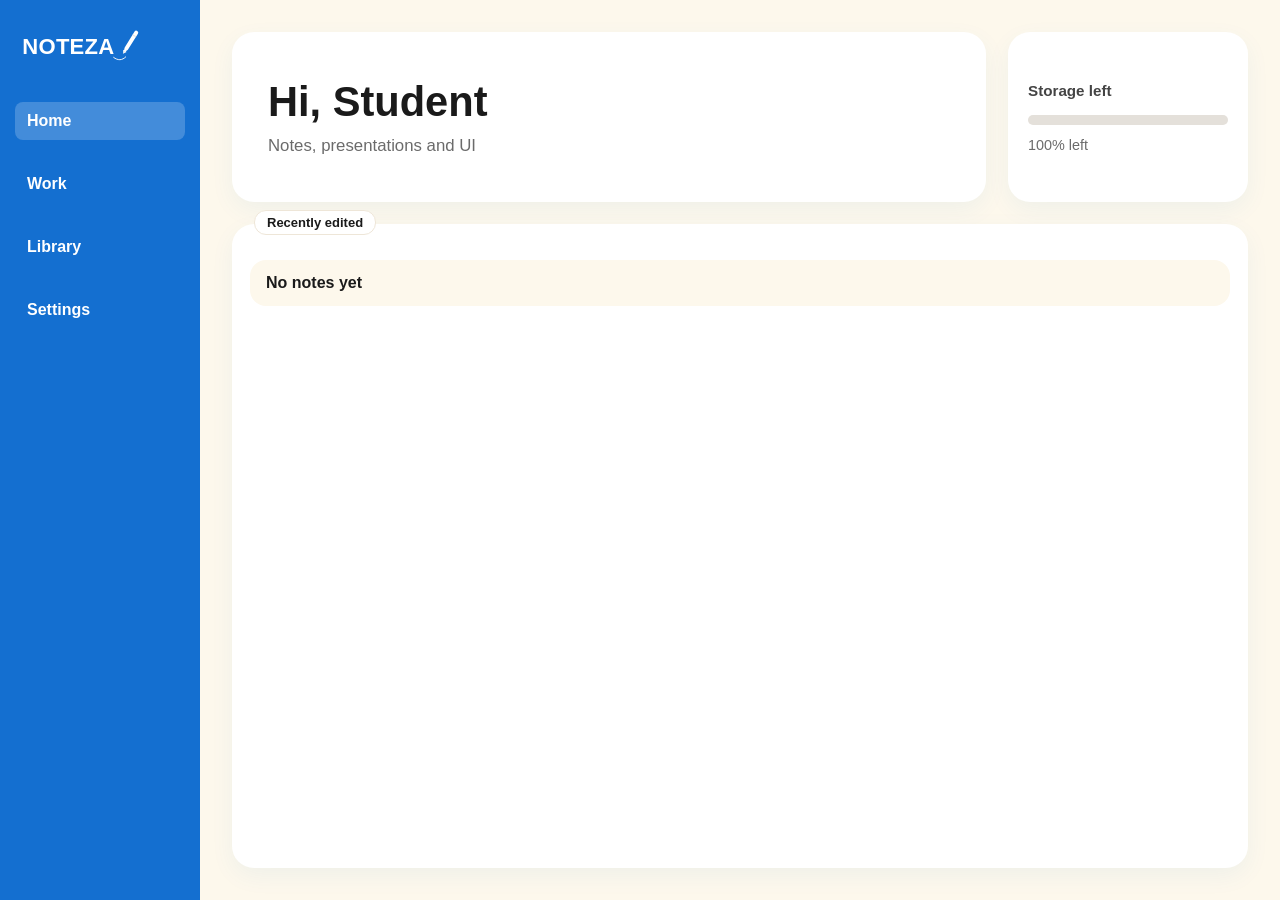
<file: index.html>
<!DOCTYPE html>
<html lang="en">

<head>
    <!-- How the page is read on phones and in the tab -->
    <meta charset="UTF-8">
    <meta name="viewport" content="width=device-width, initial-scale=1.0">
    <meta name="description" content="NOTEZA Studio is a student workspace for notes, presentations and UI practice.">
    <title>NOTEZA Studio — notes, presentations and UI</title>
    <link rel="icon" href="./images/favicon.png">
    <!-- Google Seo by meta support -->
    <meta name="google-site-verification" content="85OHfIqyx2X6guSTtSIn383ta-MYqoa6ZCYRQ4DA_4k" />

    <!-- Order matters: variables first, then sidebar, then Home age layout -->
    <link id="theme" rel="stylesheet" href="./css/cssVariables.css">
    <link rel="stylesheet" href="./css/nav.css">
    <link rel="stylesheet" href="./css/home.css">
</head>

<body>
    <aside id="notePanel" class="notePanel">
        <header class="notePanelTop">
            <a class="back" href="index.html"><button type="button" id="back">← Back</button></a>
            <h1 id="heading"></h1>
        </header>
        <div id="noteOutput" class="noteOutput"></div>
    </aside>

    <!-- Fixed blue bar on the left -->
    <div class="navContainer">

        <nav>
            <div class="logoContainer">
                <img class="logo" src="./images/logo.svg" alt="NOTEZA">
            </div>

            <!-- JS adds class="active" on Home -->
            <div class="linkContainer">
                <a id="homeLink" href="./index.html">Home</a>
                <a id="workLink" href="./work.html">Work</a>
                <a id="libraryLink" href="./library.html">Library</a>
                <a id="settingLink" href="./setting.html">Settings</a>
            </div>
        </nav>

    </div>


    <!--
        3 grid cells:
        helloCard | storageCard
        recentCard (full width)
    -->
    <main>
        <section class="helloCard">
            <!-- home.js writes: Hi, Name -->
            <h1 id="usernameOutput"></h1>
            <p class="helloSub">Notes, presentations and UI</p>
        </section>

        <aside class="storageCard">
            <p class="storageTitle">Storage left</p>
            <!-- Inner span width = how full the bar looks (now 88%) -->
            <div class="storageBar">
                <span class="storageFill"></span>
            </div>
            <p class="storageText">100% left</p>
        </aside>

        <section class="recentCard">
            <p class="recentLabel">Recently edited</p>
            <!-- Later JS will replace this li with real notes -->
            <div id="recentList"></div>
        </section>
    </main>

    <script src="./js/home.js"></script>
</body>

</html>
</file>
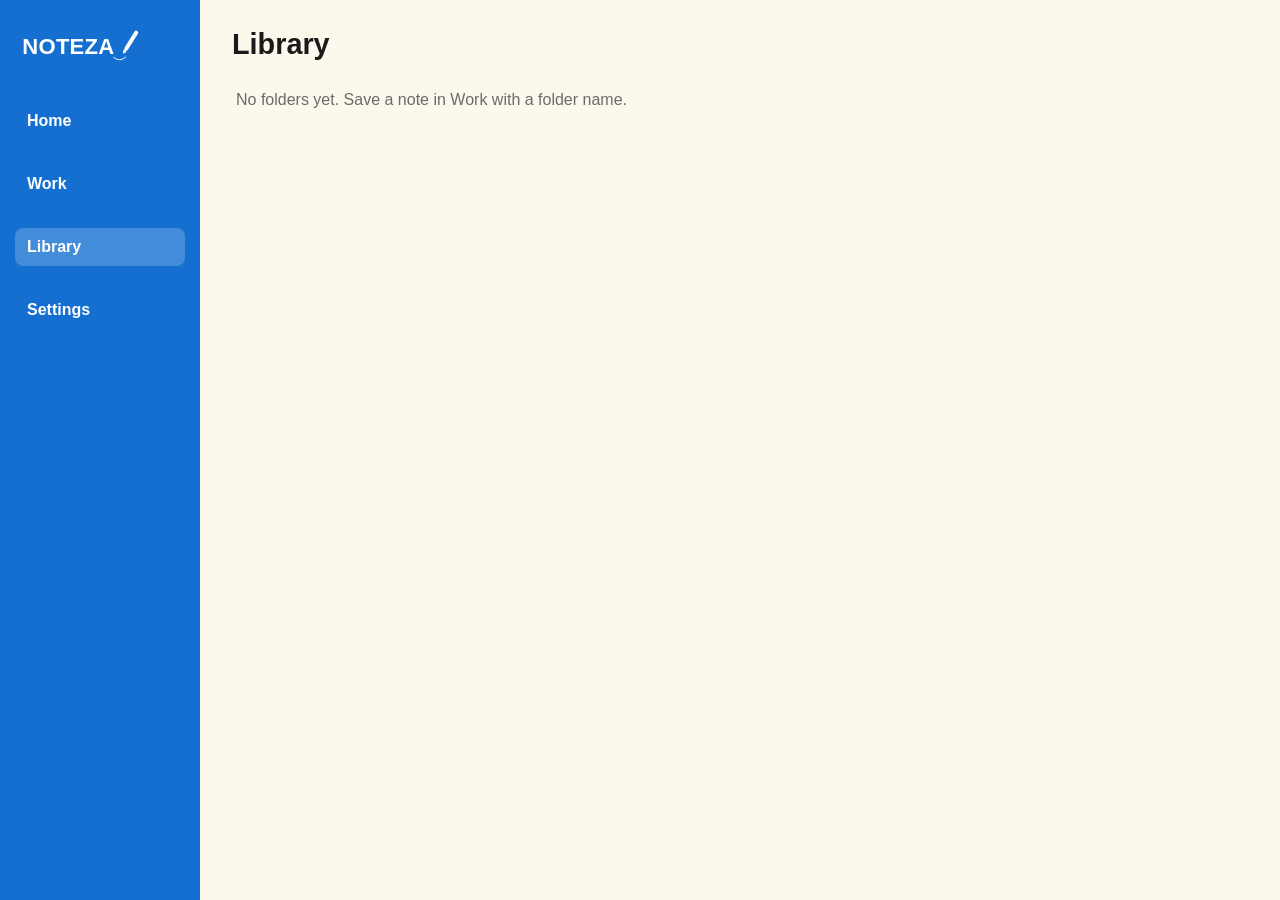
<file: library.html>
<!DOCTYPE html>
<html lang="en">

<head>
    <meta charset="UTF-8">
    <meta name="viewport" content="width=device-width, initial-scale=1.0">
    <meta name="description" content="NOTEZA Studio library — folders and notes">
    <title>NOTEZA Studio | Library</title>
    <link rel="icon" href="./images/favicon.png">
    <link id="theme" rel="stylesheet" href="./css/cssVariables.css">
    <link rel="stylesheet" href="./css/nav.css">
    <link rel="stylesheet" href="./css/library.css">
</head>

<body>
    <div class="navContainer">
        <nav>
            <div class="logoContainer">
                <img class="logo" src="./images/logo.svg" alt="NOTEZA">
            </div>
            <div class="linkContainer">
                <a id="homeLink" href="./index.html">Home</a>
                <a id="workLink" href="./work.html">Work</a>
                <a id="libraryLink" href="./library.html">Library</a>
                <a id="settingLink" href="./setting.html">Settings</a>
            </div>
        </nav>
    </div>

    <div class="libraryPage">
        <header class="libraryHead">
            <h1>Library</h1>
        </header>
        <main id="folderContainer"></main>
    </div>

    <aside id="notePanel" class="notePanel">
        <header class="notePanelTop">
            <button type="button" id="closeNote">← Back</button>
            <h1 id="heading"></h1>
        </header>
        <div id="noteOutput" class="noteOutput"></div>
    </aside>

    <script src="./js/library.js"></script>
</body>

</html>
</file>
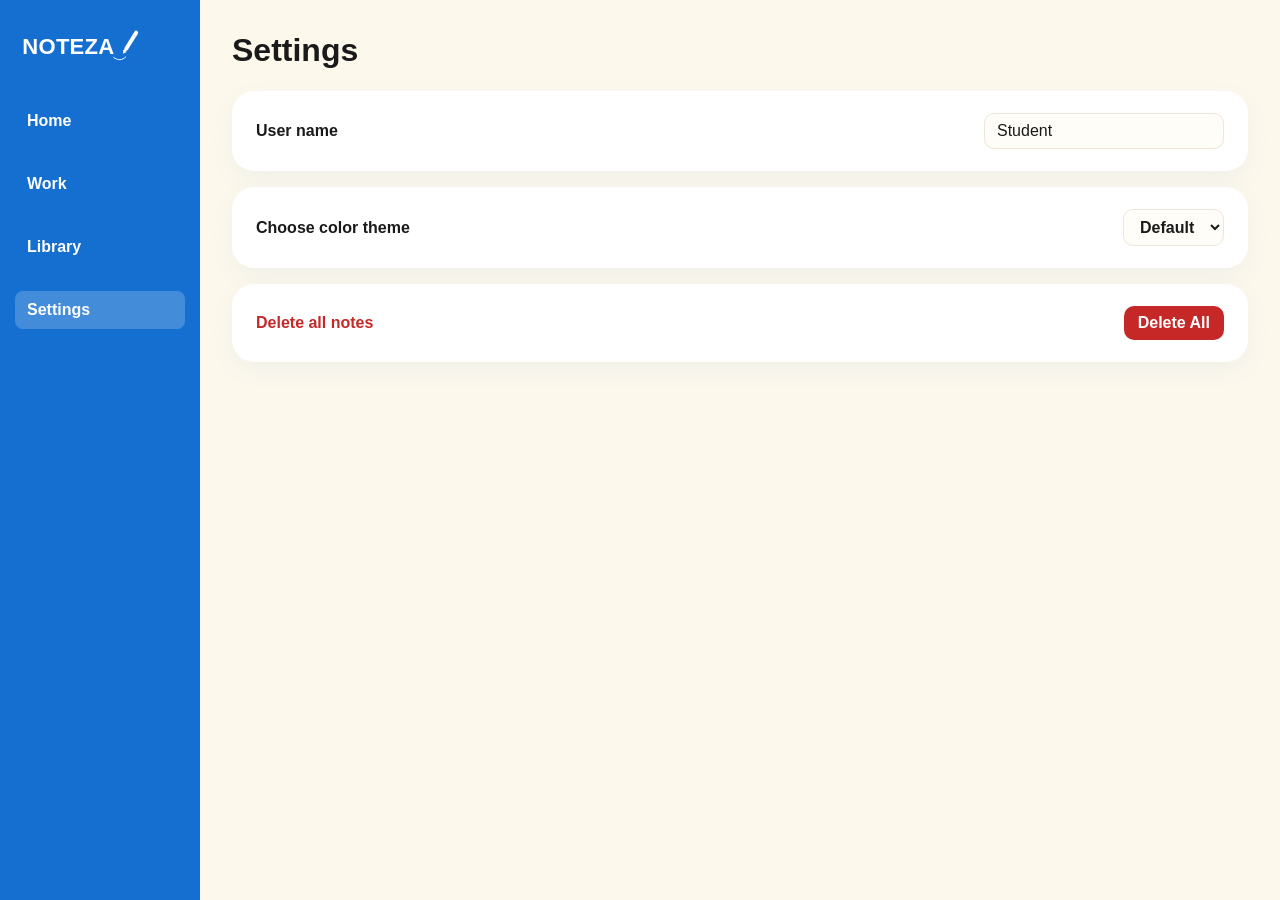
<file: setting.html>
<!DOCTYPE html>
<html lang="en">

<head>
    <meta charset="UTF-8">
    <meta name="viewport" content="width=device-width, initial-scale=1.0">
    <title>NOTEZA | Settings</title>
    <link rel="icon" href="./images/favicon.png">

    <!-- Colors. JS will change this css variables manually -->
    <link id="theme" rel="stylesheet" href="./css/cssVariables.css">
    <link rel="stylesheet" href="./css/nav.css">
    <link rel="stylesheet" href="./css/setting.css">

</head>

<body>
    <main>
        <nav class="navContainer">
            <nav>
                <div class="logoContainer">
                    <img class="logo" src="./images/logo.svg" alt="NOTEZA">
                </div>
                <div class="linkContainer">
                    <a id="homeLink" href="./index.html">Home</a>
                    <a id="workLink" href="./work.html">Work</a>
                    <a id="libraryLink" href="./library.html">Library</a>
                    <a id="settingLink" href="./setting.html">Settings</a>
                </div>
            </nav>
        </nav>

        <article class="page">
            <h1>Settings</h1>

            <div class="box">
                <span class="label">User name</span>
                <input id="userName" type="text" value="Student">
            </div>

            <div class="box">
                <span class="label">Choose color theme</span>
                <select class="colors" id="themeSelector">
                    <option value="./css/cssVariables.css">Default</option>
                    <option value="./css/darkTheme.css">Dark</option>
                </select>
            </div>

            <div class="box">
                <span class="danger">Delete all notes</span>
                <button id="deleteBtn" type="button">Delete All</button>
            </div>
        </article>
    </main>

    <script src="./js/setting.js"></script>
</body>

</html>
</file>
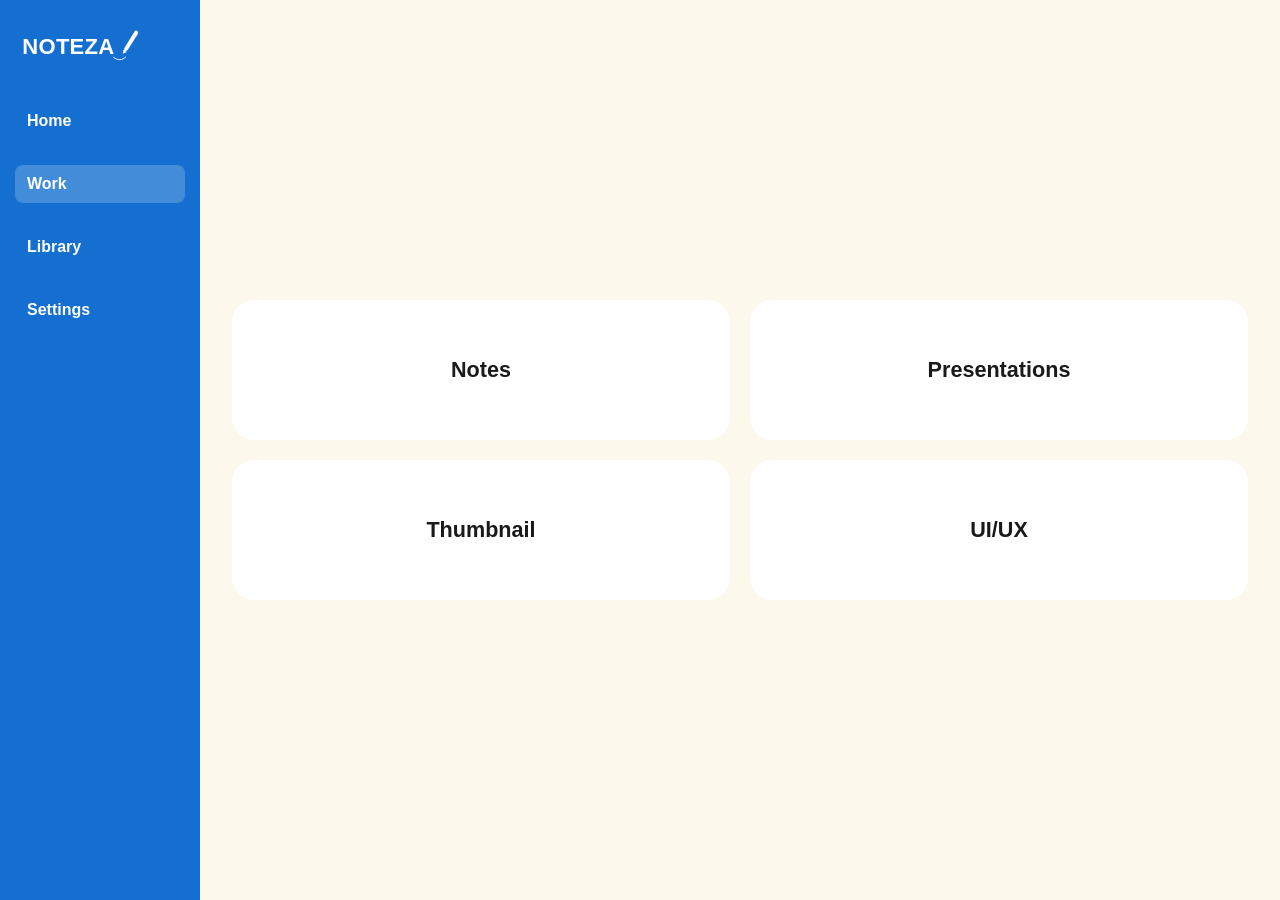
<file: work.html>
<!DOCTYPE html>
<html lang="en">

<head>
    <meta charset="UTF-8">
    <meta name="viewport" content="width=device-width, initial-scale=1.0">
    <title>NOTEZA Studio | workspace</title>
    <link rel="icon" href="./images/favicon.png">

    <!-- Order matters: variables first, then sidebar, then Work page layout -->
    <link id="theme" rel="stylesheet" href="./css/cssVariables.css">
    <link rel="stylesheet" href="./css/nav.css">
    <link rel="stylesheet" href="./css/work.css">
</head>

<body>
    <!-- Fixed blue bar on the left -->
    <div class="navContainer">

        <nav>
            <div class="logoContainer">
                <img class="logo" src="./images/logo.svg" alt="NOTEZA">
            </div>

            <!-- JS adds class="active" on Home -->
            <div class="linkContainer">
                <a id="homeLink" href="./index.html">Home</a>
                <a id="workLink" href="./work.html">Work</a>
                <a id="libraryLink" href="./library.html">Library</a>
                <a id="settingLink" href="./setting.html">Settings</a>
            </div>
        </nav>

    </div>

    <main>
        <div><button id="notes">Notes</button></div>
        <div><button id="presentations">Presentations</button></div>
        <div><button id="thumbnail">Thumbnail</button></div>
        <div><button id="ui-ux">UI/UX</button></div>
    </main>

    <div id="notePopup" class="popupHide">
        <div class="popupCard">
            <h2>New note</h2>

            <label for="noteFolder">Folder name</label>
            <input id="noteFolder" type="text" placeholder="e.g. Math">

            <label for="noteHeading">Heading</label>
            <input id="noteHeading" type="text" placeholder="e.g. Quadratic equations">

            <div class="popupBtns">
                <button type="button" id="popupCancel">Cancel</button>
                <button type="button" id="popupContinue">Continue</button>
            </div>
        </div>
    </div>

    <script src="./js/work.js"></script>
</body>

</html>
</file>
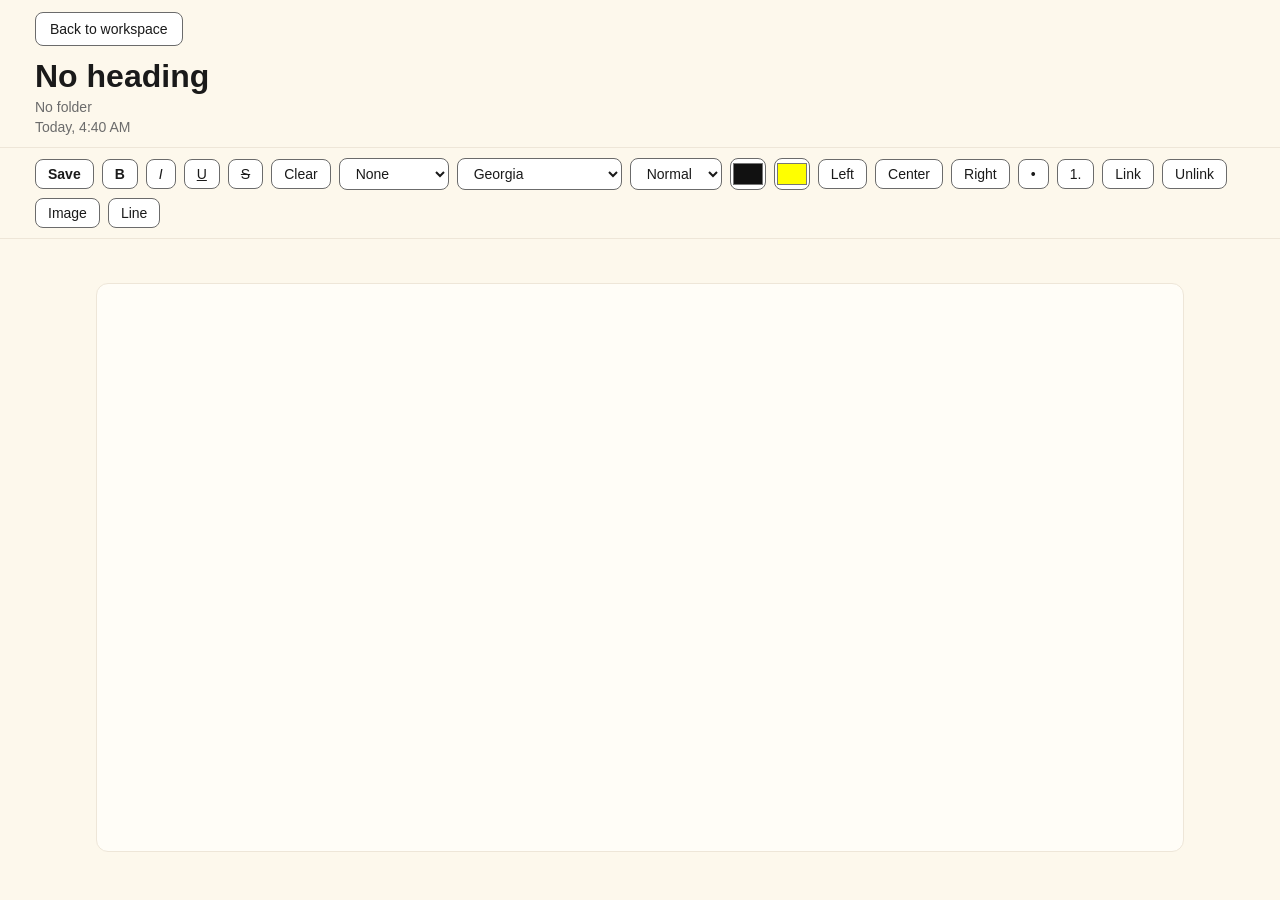
<file: workTabs/notes.html>
<!DOCTYPE html>
<html lang="en">

<head>
    <meta charset="UTF-8">
    <meta name="viewport" content="width=device-width, initial-scale=1.0">
    <title>NOTEZA Studio - Notes workspace</title>
    <link rel="icon" href="../images/favicon.png">
    <link id="theme" rel="stylesheet" href="../css/cssVariables.css">
    <link rel="stylesheet" href="./css/notes.css">
</head>

<body>
    <nav>
        <a href="../work.html">Back to workspace</a>
    </nav>

    <header>
        <h1 id="title"></h1>
        <p id="folder"></p>
        <time id="time"></time>
    </header>

    <section class="toolbar">
        <button type="button" id="saveBtn">Save</button>

        <button type="button" id="boldBtn"><b>B</b></button>
        <button type="button" id="italicBtn"><i>I</i></button>
        <button type="button" id="underlineBtn">U</button>
        <button type="button" id="strikeBtn"><s>S</s></button>
        <button type="button" id="clearBtn">Clear</button>

        <select id="headingSelect">
            <option value="p">None</option>
            <option value="h1">Heading 1</option>
            <option value="h2">Heading 2</option>
            <option value="h3">Heading 3</option>
            <option value="h4">Heading 4</option>
            <option value="h5">Heading 5</option>
            <option value="h6">Heading 6</option>
        </select>

        <select id="fontSelect">
            <option value="Georgia">Georgia</option>
            <option value="Times New Roman">Times New Roman</option>
            <option value="Arial">Arial</option>
            <option value="Verdana">Verdana</option>
            <option value="Tahoma">Tahoma</option>
            <option value="Trebuchet MS">Trebuchet MS</option>
            <option value="Courier New">Courier New</option>
            <option value="Garamond">Garamond</option>
        </select>

        <select id="sizeSelect">
            <option value="3">Normal</option>
            <option value="1">Tiny</option>
            <option value="2">Small</option>
            <option value="4">Big</option>
            <option value="5">Huge</option>
            <option value="6">Giant</option>
            <option value="7">Max</option>
        </select>

        <input type="color" id="colorInput" value="#111111" title="Text color">
        <input type="color" id="bgColorInput" value="#ffff00" title="Highlight">

        <button type="button" id="leftBtn">Left</button>
        <button type="button" id="centerBtn">Center</button>
        <button type="button" id="rightBtn">Right</button>

        <button type="button" id="ulBtn">•</button>
        <button type="button" id="olBtn">1.</button>

        <button type="button" id="linkBtn">Link</button>
        <button type="button" id="unlinkBtn">Unlink</button>
        <button type="button" id="imageBtn">Image</button>
        <button type="button" id="hrBtn">Line</button>
    </section>

    <main>
        <div id="editor" contenteditable="true"></div>
    </main>

    <script src="./js/notes.js"></script>
    <script src="./js/notesToolbar.js"></script>
</body>

</html>
</file>
<file: css/cssVariables.css>
:root {
    --background: #fdf8ec;              /* page cream */
    --sidebar: #146FD0;                 /* nav blue */
    --sidebar-text: #ffffff;
    --sidebar-active: rgba(255, 255, 255, 0.2); /* Home / hover pill */
    --cards: #ffffff;                   /* white cards */
    --text: #1a1a1a;
    --muted: #6b6b6b;                   /* smaller gray text */
    --line: #eee6d8;
    --sidebar-width: 200px;             /* must match nav width */
    --radius: 22px;                    /* card corners */
    --textarea: #fffdf7;
}
</file>
<file: css/nav.css>
/* Reset default browser gaps so our numbers win */
* {
    padding: 0;
    margin: 0;
    box-sizing: border-box;
}

body {
    font-family: Arial, Helvetica, sans-serif;
    background: var(--background);
    color: var(--text);
}

/* Stays on screen while you scroll the Home cards */
nav {
    width: var(--sidebar-width);
    height: 100%;
    position: fixed;
    left: 0;
    top: 0;
    background-color: var(--sidebar);
}

.logoContainer {
    margin: 20px 16px;
}

.logo {
    width: 100%;
    height: auto;
    object-fit: contain;
}

.linkContainer {
    width: 100%;
    display: flex;
    flex-direction: column;
    align-items: center;
    gap: 25px;
}

/* All sidebar links share this look */
a {
    width: 85%;
    padding: 10px 12px;
    border-radius: 8px;
    color: var(--sidebar-text);
    text-decoration: none;
    font-weight: 700;
}

a:hover,
a.active {
    background: var(--sidebar-active);
}

/* Phone / small tablet: sidebar becomes a top bar */
/* Phone / small tablet: bar stays at the top while Work scrolls */
@media (max-width: 800px) {
    .navContainer {
        position: sticky;
        top: 10px;
        z-index: 20;
        width: 100%;
        display: flex;
        justify-content: center;
    }

    nav {
        position: relative;
        width: 98%;
        height: auto;
        padding-bottom: 12px;
        border-radius: 15px;
    }

    .logoContainer {
        margin: 12px 16px;
        max-width: 140px;
    }

    .linkContainer {
        flex-direction: row;
        flex-wrap: wrap;
        justify-content: center;
        gap: 8px;
        padding: 0 12px;
    }

    a {
        width: auto;
        padding: 8px 14px;
        font-size: 14px;
    }
}
</file>
<file: css/home.css>
.notePanel {
    position: fixed;
    top: 0;
    right: 0;
    bottom: 0;
    left: 0;
    z-index: 20;
    display: none;
    flex-direction: column;
    gap: 16px;
    padding: 20px 28px 32px;
    background: var(--background);
}

.notePanel.is-open {
    display: flex;
}

.notePanelTop {
    display: flex;
    align-items: center;
    gap: 16px;
}

.back{
    text-decoration: none;
    height: max-content;
    width: max-content;
}

#back {
    border: 1px solid var(--line);
    background: var(--cards);
    border-radius: 10px;
    padding: 8px 14px;
    font: inherit;
    font-weight: 700;
    cursor: pointer;
}

.noteHeading {
    font-size: 1.4rem;
    font-weight: 800;
}

.noteOutput {
    flex: 1;
    overflow: auto;
    background: var(--cards);
    border-radius: var(--radius);
    padding: 22px 24px;
    box-shadow: 0 8px 24px rgba(20, 111, 208, 0.06);
    white-space: pre-wrap;
}

@media (max-width: 800px) {
    .notePanel {
        left: 0;
        padding: 16px;
    }
}

/*
    Home layout.
    Column 1 = greeting (grows).
    Column 2 = storage (240px).
    Row 2 = recently edited (both columns).
*/
main {
    min-height: 100vh;
    padding: 32px;
    /* extra left padding so cards do not slide under the fixed nav */
    padding-left: calc(var(--sidebar-width) + 32px);
    display: grid;
    grid-template-columns: minmax(0, 1fr) 240px;
    grid-template-rows: 170px auto;
    grid-template-areas:
        "hello storage"
        "recent recent";
    gap: 22px;
    align-items: stretch;
}

.helloCard {
    grid-area: hello;
    background: var(--cards);
    border-radius: var(--radius);
    padding: 28px 36px;
    display: flex;
    flex-direction: column;
    justify-content: center;
    gap: 10px;
    box-shadow: 0 8px 24px rgba(20, 111, 208, 0.06);
}

.helloCard h1 {
    font-size: 2.6rem;
    line-height: 1.15;
    font-weight: 800;
}

.helloSub {
    font-size: 1.05rem;
    color: var(--muted);
}

.storageCard {
    grid-area: storage;
    background: var(--cards);
    border-radius: var(--radius);
    padding: 22px 20px;
    display: flex;
    flex-direction: column;
    justify-content: center;
    box-shadow: 0 8px 24px rgba(20, 111, 208, 0.06);
}

.storageTitle {
    font-size: 0.95rem;
    font-weight: 600;
    color: #444;
}

.storageBar {
    margin-top: 16px;
    height: 10px;
    background: #e4e0da;
    border-radius: 999px;
}

/* width = used storage. 0% because there are no notes yet */
.storageFill {
    display: block;
    width: 0%;
    height: 100%;
    background: #2f6bff;
    border-radius: 999px;
}

.storageText {
    margin-top: 12px;
    font-size: 0.9rem;
    color: var(--muted);
}

.recentCard {
    grid-area: recent;
    background: var(--cards);
    border-radius: var(--radius);
    padding: 36px 18px 18px;
    position: relative;
    /* so .recentLabel can sit on the top edge */
    box-shadow: 0 8px 24px rgba(20, 111, 208, 0.06);
}

/* Small chip sitting on the card border */
.recentLabel {
    position: absolute;
    top: -14px;
    left: 22px;
    background: var(--cards);
    border: 1px solid var(--line);
    border-radius: 12px;
    padding: 4px 12px;
    font-size: 13px;
    font-weight: 600;
}



#recentList {
    display: flex;
    flex-direction: column;
    gap: 5vh;

    >article {
        background: var(--background);
        border-radius: 16px;
        padding: 14px 16px;
        font-weight: 700;
    }
}

/* Phone / small tablet: one column */
@media (max-width: 800px) {
    main {
        padding: 16px;
        grid-template-columns: 1fr;
        grid-template-rows: auto;
        grid-template-areas:
            "hello"
            "storage"
            "recent";
        gap: 16px;
    }

    .helloCard {
        min-height: 0;
        padding: 22px 20px;
    }

    .helloCard h1 {
        font-size: 1.8rem;
    }

    .helloSub {
        font-size: 0.95rem;
    }

    .storageCard,
    .recentCard {
        padding: 20px 16px;
    }

    .recentCard {
        padding-top: 32px;
    }
}
</file>
<file: css/library.css>
body {
    padding-left: var(--sidebar-width);
    background: var(--background);
    color: var(--text);
    min-height: 100vh;
}

.libraryPage {
    width: 100%;
    padding: 28px 32px 48px;
}

.libraryHead {
    display: flex;
    align-items: center;
    margin-bottom: 20px;
}

.libraryHead h1 {
    font-size: 1.8rem;
}

.dangerBtn,
#closeNote {
    border-radius: 12px;
    padding: 8px 14px;
    font: inherit;
    font-weight: 700;
    cursor: pointer;
}

#closeNote {
    border: 1px solid var(--line);
    background: var(--cards);
}

.dangerBtn {
    background: #fff;
    color: #c0392b;
    border: 1px solid #f0d0cc;
    margin-left: auto;
}

.folderCard {
    width: 100%;
    background: var(--cards);
    border-radius: var(--radius);
    padding: 16px 16px 12px;
    margin-bottom: 12px;
    box-shadow: 0 8px 24px rgba(20, 111, 208, 0.06);
}

.folderTop {
    display: flex;
    align-items: center;
    gap: 12px;
}

.folderTop h2 {
    font-size: 1.05rem;
    flex: 1;
}

.folderOpenBtn {
    background: transparent;
    border: none;
    font: inherit;
    font-weight: 700;
    cursor: pointer;
    color: #146FD0;
}

.notesList {
    display: none;
    flex-direction: column;
    gap: 8px;
    margin-top: 12px;
    padding-top: 8px;
}

.folderCard.is-open .notesList {
    display: flex;
}

.noteCard {
    display: flex;
    align-items: center;
    background: var(--background);
    border-radius: 14px;
    padding: 12px 14px;
}

.noteCard span {
    flex: 1;
    font-weight: 700;
    cursor: pointer;
}

.emptyState {
    color: var(--muted);
    padding: 10px 4px;
}

.notePanel {
    position: fixed;
    top: 0;
    right: 0;
    bottom: 0;
    left: var(--sidebar-width);
    z-index: 30;
    display: none;
    flex-direction: column;
    gap: 16px;
    padding: 24px 32px 32px;
    background: var(--background);
}

.notePanel.is-open {
    display: flex;
}

.notePanelTop {
    display: flex;
    align-items: center;
    gap: 16px;
}

.notePanelTop h1 {
    font-size: 1.35rem;
}

.noteOutput {
    flex: 1;
    min-height: 0;
    overflow: auto;
    background: var(--cards);
    border-radius: var(--radius);
    padding: 22px 24px;
    box-shadow: 0 8px 24px rgba(20, 111, 208, 0.06);
    white-space: pre-wrap;
}

@media (max-width: 800px) {
    body {
        padding-left: 0;
    }

    .libraryPage {
        padding: 16px;
    }

    .notePanel {
        left: 0;
        padding: 16px;
    }
}
</file>
<file: css/setting.css>
/*
    Settings layout.
    Nav is in nav.css.
    Colors come from cssVariables.css.
*/

.page {
    min-height: 100vh;
    padding: 32px;
    padding-left: calc(var(--sidebar-width) + 32px);
}

.page h1 {
    font-size: 2rem;
    font-weight: 800;
    margin-bottom: 22px;
}

.box {
    background: var(--cards);
    border-radius: var(--radius);
    padding: 22px 24px;
    margin-bottom: 16px;
    display: flex;
    align-items: center;
    justify-content: space-between;
    gap: 16px;
    box-shadow: 0 8px 24px rgba(20, 111, 208, 0.06);
}

.label {
    font-weight: 700;
}

#userName {
    border: 1px solid var(--line);
    background: var(--textarea);
    color: var(--text);
    padding: 8px 12px;
    border-radius: 10px;
    width: min(240px, 50%);
    font: inherit;
}

.colors {
    border: 1px solid var(--line);
    background: var(--textarea);
    color: var(--text);
    padding: 8px 12px;
    border-radius: 10px;
    font: inherit;
    font-weight: 700;
    cursor: pointer;
}

.danger {
    color: #c62828;
    font-weight: 700;
}

#deleteBtn {
    border: none;
    background: #c62828;
    color: #fff;
    border-radius: 10px;
    padding: 8px 14px;
    font: inherit;
    font-weight: 700;
    cursor: pointer;
}

@media (max-width: 800px) {
    .page {
        padding: 16px;
    }

    .page h1 {
        font-size: 1.8rem;
    }

    .box {
        flex-direction: column;
        align-items: flex-start;
        padding: 20px 16px;
    }

    #userName,
    .colors {
        width: 100%;
    }
}
</file>
<file: css/work.css>
/* The page area next to the sidebar */
main {
    min-height: 100vh;
    padding: 32px;
    padding-left: calc(var(--sidebar-width) + 32px);
    display: grid;
    grid-template-columns: 1fr 1fr;
    gap: 20px;
    align-content: center;

    /* Only the 4 card wrappers */
    >div {
        background: var(--cards);
        border-radius: var(--radius);
        min-height: 140px;
        display: flex;
        align-items: center;
        justify-content: center;
        transition: all 0.5s ease;

        &:hover {
            outline: 2px solid var(--primary);
            transform: translateY(-5px) scale(1);
            box-shadow: 0 10px 20px rgba(0, 0, 0, 0.3);
            transition: all 0.5s ease;
        }

        /* Only the 4 big card buttons — not popup buttons */
        >button {
            display: flex;
            align-items: center;
            justify-content: center;
            width: 100%;
            height: 100%;
            min-height: 140px;
            padding: 24px;
            border: none;
            background: transparent;
            color: var(--text);
            font-family: inherit;
            font-size: 1.35rem;
            font-weight: 600;
            cursor: pointer;
        }
    }
}

/* Dark sheet over the whole screen */
#notePopup {
    position: fixed;
    inset: 0;
    background: rgba(0, 0, 0, 0.45);
    display: flex;
    align-items: center;
    justify-content: center;
    z-index: 50;

    /* Closed state */
    &.popupHide {
        display: none;
    }
}

.popupCard {
    width: min(90%, 380px);
    padding: 24px;
    background: var(--cards);
    color: var(--text);
    border-radius: var(--radius);
    display: flex;
    flex-direction: column;
    gap: 10px;

    h2 {
        margin-bottom: 6px;
    }

    input {
        padding: 10px 12px;
        border: 1px solid var(--muted);
        border-radius: 8px;
        font-family: inherit;
        font-size: 1rem;
    }
}

.popupBtns {
    display: flex;
    justify-content: flex-end;
    gap: 8px;
    margin-top: 8px;

    button {
        width: auto;
        min-height: auto;
        padding: 8px 16px;
        font-size: 0.95rem;
        border-radius: 8px;
        border: none;
        cursor: pointer;
    }
}

#popupCancel {
    background: transparent;
    color: var(--text);
}

#popupContinue {
    background: var(--primary);
    color: var(--text);
}

@media (max-width: 800px) {
    main {
        padding: 16px;
        grid-template-columns: 1fr;
        gap: 12px;

        >div,
        >div>button {
            min-height: 88px;
        }

        >div>button {
            font-size: 1.15rem;
        }
    }
}
</file>
<file: workTabs/css/notes.css>
* {
    margin: 0;
    padding: 0;
    box-sizing: border-box;
}

body {
    font-family: Arial, Helvetica, sans-serif;
    height: 100vh;
    background-color: var(--background);
    display: grid;
    grid-template-rows: auto auto auto 1fr;
    gap: 12px;
}

nav {
    padding: 12px 35px 0;
    display: flex;
    align-items: center;
    justify-content: space-between;
}

nav > a {
    text-decoration: none;
    text-align: center;
    color: var(--text);
    background: var(--cards);
    padding: 8px 14px;
    border: 1px solid var(--muted);
    border-radius: 8px;
    font-size: 14px;
    transition: background 0.15s, border-color 0.15s;
}

nav > a:hover {
    border-color: var(--text);
}

header {
    padding: 0 35px;
    display: flex;
    flex-direction: column;
    gap: 4px;
}

header > #title {
    color: var(--text);
    font-size: 2rem;
    font-weight: 700;
}

header > #folder,
header > time {
    color: var(--muted);
    font-size: 14px;
}

.toolbar {
    padding: 10px 35px;
    display: flex;
    align-items: center;
    gap: 8px;
    flex-wrap: wrap;
    border-top: 1px solid var(--line);
    border-bottom: 1px solid var(--line);
}

.toolbar button,
.toolbar select {
    background: var(--cards);
    color: var(--text);
    border: 1px solid var(--muted);
    border-radius: 8px;
    padding: 6px 12px;
    font-size: 14px;
    cursor: pointer;
}

.toolbar button:hover,
.toolbar select:hover {
    border-color: var(--text);
}

.toolbar button:active {
    transform: scale(0.96);
}

.toolbar button.active {
    background: var(--sidebar);
    color: var(--sidebar-text);
    border-color: var(--sidebar);
}

#saveBtn {
    font-weight: 700;
}

#underlineBtn {
    text-decoration: underline;
}

.toolbar input[type="color"] {
    width: 36px;
    height: 32px;
    padding: 0;
    border: 1px solid var(--muted);
    border-radius: 8px;
    background: var(--cards);
    cursor: pointer;
}

main {
    height: 100%;
    width: 100%;
    display: flex;
    align-items: center;
    justify-content: center;
    min-height: 0;
    padding-bottom: 16px;
}

main > #editor {
    width: 85%;
    height: 90%;
    overflow: auto;
    padding: 16px 18px 16px 36px;
    font-size: 16px;
    line-height: 1.6;
    color: var(--text);
    background: var(--textarea);
    border: 1px solid var(--line);
    border-radius: 12px;
    outline: none;
    font-family: Georgia, "Times New Roman", serif;
}

main > #editor:focus {
    border-color: var(--sidebar);
    box-shadow: 0 0 0 3px rgba(20, 111, 208, 0.2);
}

/* List fix */
#editor ul,
#editor ol {
    margin: 0.4em 0;
    padding-left: 1.6em;
    list-style-position: outside;
}

#editor ul {
    list-style-type: disc;
}

#editor ol {
    list-style-type: decimal;
}

#editor li {
    display: list-item;
    margin: 0.15em 0;
}

#editor img {
    display: inline-block;
    vertical-align: middle;
    margin: 0 8px 0 0;
}
</file>
